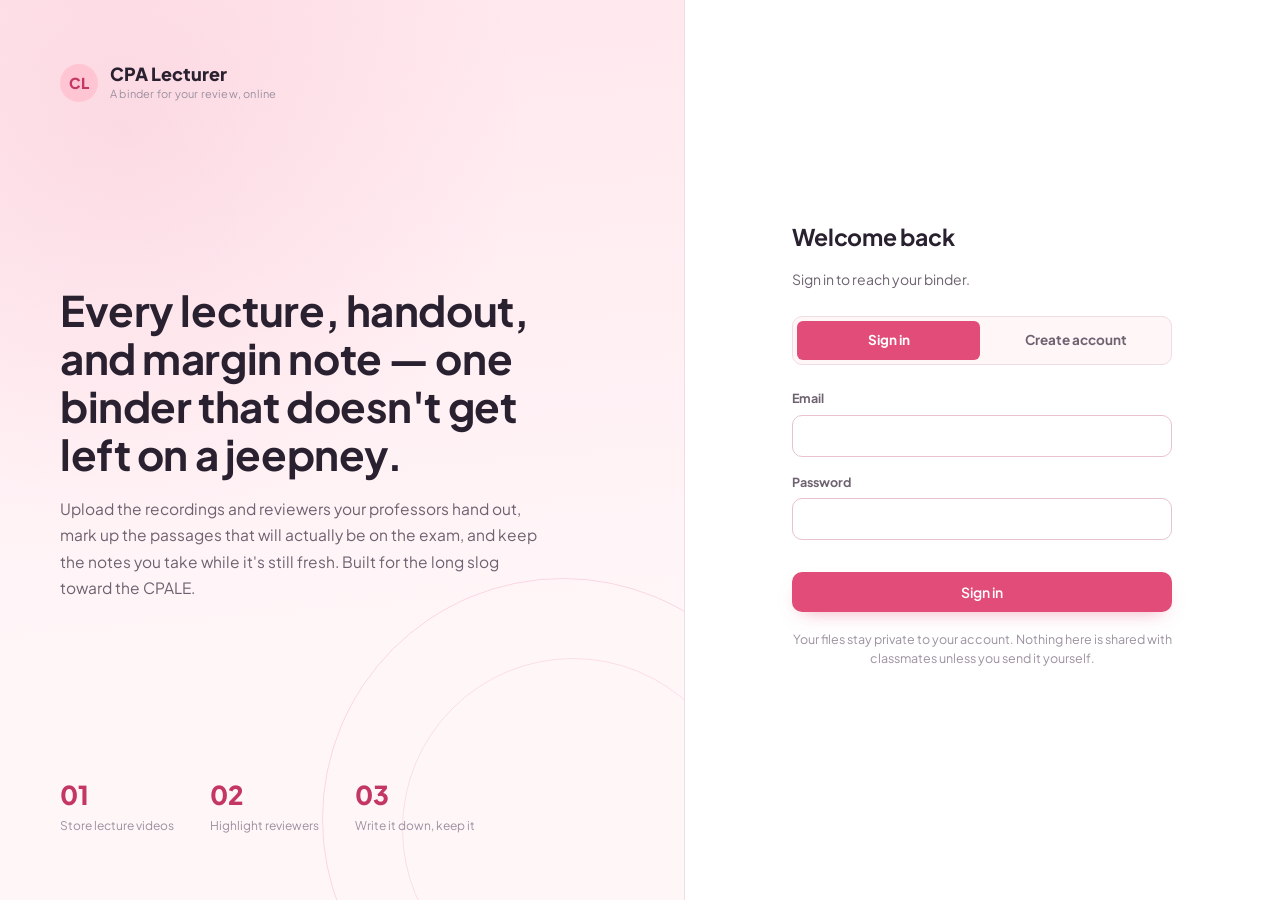
<file: index.html>
<!DOCTYPE html>
<html lang="en">
<head>
<meta charset="UTF-8" />
<meta name="viewport" content="width=device-width, initial-scale=1.0" />
<title>CPA Lecturer — Your review materials, organized</title>
<meta name="description" content="Keep every lecture video, handout, and note from your CPA review in one binder." />
<link rel="stylesheet" href="css/styles.css" />
</head>
<body>

<div class="auth-page">

  <section class="auth-hero">
    <div class="hero-brand">
      <div class="brand-mark" style="width:38px;height:38px;font-size:15px;">CL</div>
      <div>
        <div class="brand-name" style="font-size:18px;">CPA Lecturer</div>
        <div class="brand-sub">A binder for your review, online</div>
      </div>
    </div>

    <div class="hero-copy">
      <h1>Every lecture, handout, and margin note — one binder that doesn't get left on a jeepney.</h1>
      <p>Upload the recordings and reviewers your professors hand out, mark up the passages that will actually be on the exam, and keep the notes you take while it's still fresh. Built for the long slog toward the CPALE.</p>
    </div>

    <div class="hero-stats">
      <div><span class="num">01</span><span class="lbl">Store lecture videos</span></div>
      <div><span class="num">02</span><span class="lbl">Highlight reviewers</span></div>
      <div><span class="num">03</span><span class="lbl">Write it down, keep it</span></div>
    </div>
  </section>

  <section class="auth-panel">
    <div class="auth-card">
      <h2 id="auth-heading">Welcome back</h2>
      <p class="lede" id="auth-lede">Sign in to reach your binder.</p>

      <div class="auth-tabs">
        <div class="auth-tab active" data-tab="login">Sign in</div>
        <div class="auth-tab" data-tab="signup">Create account</div>
      </div>

      <form class="auth-form active" id="login-form" novalidate>
        <div class="field">
          <label for="login-email">Email</label>
          <input type="email" id="login-email" autocomplete="email" required />
        </div>
        <div class="field">
          <label for="login-password">Password</label>
          <input type="password" id="login-password" autocomplete="current-password" required />
        </div>
        <div class="field-error" id="login-error"></div>
        <button type="submit" class="btn btn-primary" style="width:100%;" id="login-submit">Sign in</button>
      </form>

      <form class="auth-form" id="signup-form" novalidate>
        <div class="field">
          <label for="signup-name">Full name</label>
          <input type="text" id="signup-name" autocomplete="name" required />
        </div>
        <div class="field">
          <label for="signup-email">Email</label>
          <input type="email" id="signup-email" autocomplete="email" required />
        </div>
        <div class="field">
          <label for="signup-password">Password</label>
          <input type="password" id="signup-password" autocomplete="new-password" minlength="6" required />
        </div>
        <div class="field-error" id="signup-error"></div>
        <button type="submit" class="btn btn-primary" style="width:100%;" id="signup-submit">Create account</button>
      </form>

      <p class="auth-foot-note">Your files stay private to your account. Nothing here is shared with classmates unless you send it yourself.</p>
    </div>
  </section>

</div>

<div id="toast-region"></div>

<script type="module" src="js/auth.js"></script>
</body>
</html>
</file>
<file: css/styles.css>
/* =========================================================
   CPA Lecturer — design tokens
   A clean, paper-bright binder. One warm blush pink
   (#FFC5D3) carries the brand; everything else stays quiet
   ink and soft neutrals so the pink has room to mean
   something instead of being everywhere at once.
   ========================================================= */

@import url('https://fonts.googleapis.com/css2?family=Plus+Jakarta+Sans:wght@400;500;600;700;800&family=IBM+Plex+Mono:wght@400;500&display=swap');

:root {
  /* --- brand pink, in five steps --- */
  --pink-tint:    #FFF6F8;   /* page wash */
  --pink-soft:    #FFE7ED;   /* sidebar / quiet fills */
  --pink:         #FFC5D3;   /* the brand color itself */
  --pink-mid:     #F2769B;   /* links, secondary emphasis */
  --pink-strong:  #E14C79;   /* primary buttons, active states */
  --pink-press:   #C43764;   /* hover/press on primary */

  /* --- neutrals --- */
  --ink:          #2A2130;
  --ink-dim:      #6E6270;
  --ink-faint:    #9C90A0;
  --paper:        #FFFFFF;
  --line:         #F1DCE3;
  --line-strong:  #E7C3D0;

  --sage:         #4E9273;
  --brick:        #C43764;

  /* --- highlighter colors (document annotation) --- */
  --hl-amber: #F4C46B;
  --hl-mint:  #8FCBA6;
  --hl-sky:   #85B7DE;
  --hl-brick: #F0949E;

  /* --- reading surface for plain-text documents --- */
  --doc-paper:    #FFFDF9;
  --doc-line:     #ECE3D6;
  --doc-ink:      #2E2A22;

  /* --- type --- */
  --font-display: 'Plus Jakarta Sans', -apple-system, BlinkMacSystemFont, 'Segoe UI', sans-serif;
  --font-ui:      'Plus Jakarta Sans', -apple-system, BlinkMacSystemFont, 'Segoe UI', sans-serif;
  --font-mono:    'IBM Plex Mono', 'SFMono-Regular', Consolas, monospace;

  /* --- geometry --- */
  --radius-s: 6px;
  --radius-m: 10px;
  --radius-l: 16px;
  --sidebar-w: 252px;
  --shadow-card: 0 1px 2px rgba(200, 90, 130, 0.06), 0 10px 24px -16px rgba(200, 90, 130, 0.22);
  --shadow-pop:  0 24px 60px -20px rgba(70, 30, 50, 0.28);
}

* { box-sizing: border-box; }

html, body {
  margin: 0;
  padding: 0;
  background: var(--pink-tint);
  color: var(--ink);
  font-family: var(--font-ui);
  font-size: 15px;
  line-height: 1.55;
  -webkit-font-smoothing: antialiased;
}

h1, h2, h3, h4 {
  font-family: var(--font-display);
  font-weight: 700;
  color: var(--ink);
  margin: 0;
  letter-spacing: -0.01em;
}

a { color: inherit; }
button { font-family: var(--font-ui); }

::selection { background: var(--pink); color: var(--ink); }

:focus-visible {
  outline: 2px solid var(--pink-strong);
  outline-offset: 2px;
}

.visually-hidden {
  position: absolute;
  width: 1px; height: 1px;
  overflow: hidden;
  clip: rect(0,0,0,0);
}

/* =========================================================
   Buttons
   ========================================================= */
.btn {
  display: inline-flex;
  align-items: center;
  justify-content: center;
  gap: 8px;
  border-radius: var(--radius-m);
  border: 1px solid transparent;
  padding: 10px 18px;
  font-size: 14px;
  font-weight: 600;
  cursor: pointer;
  transition: background-color 0.15s ease, border-color 0.15s ease, transform 0.05s ease, box-shadow 0.15s ease;
  white-space: nowrap;
}
.btn:active { transform: translateY(1px); }

.btn-primary {
  background: var(--pink-strong);
  color: #FFFFFF;
  box-shadow: 0 8px 20px -10px rgba(225, 76, 121, 0.55);
}
.btn-primary:hover { background: var(--pink-press); }

.btn-secondary {
  background: var(--paper);
  border-color: var(--line-strong);
  color: var(--ink);
}
.btn-secondary:hover { border-color: var(--pink-strong); color: var(--pink-press); }

.btn-ghost {
  background: transparent;
  color: var(--ink-dim);
  padding: 8px 10px;
}
.btn-ghost:hover { color: var(--ink); background: var(--pink-soft); }

.btn-danger {
  background: transparent;
  border-color: #F0C7D2;
  color: var(--brick);
}
.btn-danger:hover { background: rgba(196, 55, 100, 0.08); }

.btn-sm { padding: 6px 12px; font-size: 13px; }
.btn:disabled { opacity: 0.5; cursor: not-allowed; box-shadow: none; }

.icon-btn {
  width: 32px; height: 32px;
  display: inline-flex; align-items: center; justify-content: center;
  border-radius: var(--radius-s);
  background: transparent;
  border: 1px solid transparent;
  color: var(--ink-dim);
  cursor: pointer;
}
.icon-btn:hover { background: var(--pink-soft); color: var(--pink-press); }

/* =========================================================
   Form controls
   ========================================================= */
.field { display: flex; flex-direction: column; gap: 6px; margin-bottom: 16px; }
.field label {
  font-size: 12.5px;
  font-weight: 700;
  color: var(--ink-dim);
}
input[type="text"], input[type="email"], input[type="password"], input[type="search"],
textarea, select {
  background: var(--paper);
  border: 1.5px solid var(--line-strong);
  border-radius: var(--radius-m);
  color: var(--ink);
  padding: 11px 13px;
  font-size: 14.5px;
  font-family: var(--font-ui);
  width: 100%;
}
input::placeholder, textarea::placeholder { color: var(--ink-faint); }
input:focus, textarea:focus, select:focus {
  border-color: var(--pink-strong);
}
textarea { resize: vertical; min-height: 90px; }

.field-error {
  font-size: 12.5px;
  color: var(--brick);
  min-height: 16px;
}

/* =========================================================
   App shell
   ========================================================= */
.app-shell { display: flex; min-height: 100vh; }

.sidebar {
  width: var(--sidebar-w);
  flex-shrink: 0;
  background: var(--paper);
  border-right: 1px solid var(--line);
  position: fixed;
  top: 0; bottom: 0; left: 0;
  display: flex;
  flex-direction: column;
  padding: 22px 0 18px;
}

/* punched-hole binder motif along the spine */
.sidebar::before {
  content: "";
  position: absolute;
  left: 14px; top: 0; bottom: 0;
  width: 6px;
  background-image: radial-gradient(circle, var(--line-strong) 2.4px, transparent 2.5px);
  background-size: 6px 34px;
  background-repeat: repeat-y;
  background-position: 0 26px;
  opacity: 0.7;
}

.brand {
  display: flex;
  align-items: center;
  gap: 11px;
  padding: 0 22px 22px 34px;
  border-bottom: 1px solid var(--line);
  margin-bottom: 14px;
}
.brand-mark {
  width: 34px; height: 34px;
  border-radius: 50%;
  background: var(--pink);
  color: var(--pink-press);
  display: flex; align-items: center; justify-content: center;
  font-family: var(--font-display);
  font-weight: 800;
  font-size: 14px;
  flex-shrink: 0;
}
.brand-name {
  font-family: var(--font-display);
  font-size: 17px;
  font-weight: 800;
  color: var(--ink);
  line-height: 1.15;
}
.brand-sub {
  font-size: 11px;
  color: var(--ink-faint);
  letter-spacing: 0.2px;
}

.nav { display: flex; flex-direction: column; gap: 2px; padding: 0 12px; }
.nav-item {
  display: flex;
  align-items: center;
  gap: 12px;
  padding: 11px 14px 11px 20px;
  border-radius: var(--radius-m);
  color: var(--ink-dim);
  font-size: 14px;
  font-weight: 600;
  cursor: pointer;
  border-left: 2px solid transparent;
  transition: background 0.12s ease, color 0.12s ease;
}
.nav-item svg { flex-shrink: 0; opacity: 0.85; }
.nav-item:hover { background: var(--pink-tint); color: var(--ink); }
.nav-item.active {
  background: var(--pink-soft);
  color: var(--pink-press);
  border-left-color: var(--pink-strong);
}

.nav-footer {
  margin-top: auto;
  padding: 14px 20px 0;
  border-top: 1px solid var(--line);
}
.user-chip { display: flex; align-items: center; gap: 10px; margin-bottom: 12px; }
.user-avatar {
  width: 30px; height: 30px; border-radius: 50%;
  background: var(--pink);
  color: var(--pink-press);
  display: flex; align-items: center; justify-content: center;
  font-size: 12.5px; font-weight: 800;
}
.user-email { font-size: 12.5px; color: var(--ink-dim); overflow: hidden; text-overflow: ellipsis; white-space: nowrap; max-width: 150px; }

.main {
  margin-left: var(--sidebar-w);
  flex: 1;
  min-width: 0;
  padding: 34px 44px 64px;
}

.topline {
  display: flex;
  align-items: baseline;
  justify-content: space-between;
  margin-bottom: 26px;
  gap: 20px;
  flex-wrap: wrap;
}
.topline h1 { font-size: 26px; }
.topline p { color: var(--ink-dim); margin: 6px 0 0; font-size: 14px; }

.view { display: none; }
.view.active { display: block; }

/* =========================================================
   Cards & grids
   ========================================================= */
.grid {
  display: grid;
  grid-template-columns: repeat(auto-fill, minmax(268px, 1fr));
  gap: 18px;
}

.card {
  background: var(--paper);
  border: 1px solid var(--line);
  border-radius: var(--radius-l);
  box-shadow: var(--shadow-card);
  overflow: hidden;
  display: flex;
  flex-direction: column;
  transition: box-shadow 0.15s ease, border-color 0.15s ease;
}
.card:hover { border-color: var(--line-strong); }

.card-media {
  aspect-ratio: 16/10;
  background: linear-gradient(155deg, var(--pink-soft), var(--pink-tint));
  display: flex; align-items: center; justify-content: center;
  color: var(--pink-mid);
  position: relative;
  cursor: pointer;
}
.card-media svg { width: 34px; height: 34px; opacity: 0.7; }
.card-media .play-ring {
  width: 52px; height: 52px;
  border-radius: 50%;
  background: rgba(255,255,255,0.75);
  border: 1.5px solid rgba(225, 76, 121, 0.25);
  display: flex; align-items: center; justify-content: center;
  transition: border-color 0.15s ease, transform 0.15s ease, background 0.15s ease;
}
.card-media:hover .play-ring { border-color: var(--pink-strong); transform: scale(1.06); background: #fff; }
.card-media:hover svg { opacity: 1; color: var(--pink-press); }

.card-body { padding: 14px 16px 16px; display: flex; flex-direction: column; gap: 8px; flex: 1; }

.card-title-row { display: flex; align-items: flex-start; gap: 8px; }
.card-title {
  font-family: var(--font-display);
  font-size: 15.5px;
  font-weight: 700;
  flex: 1;
  min-width: 0;
}
.card-title-input {
  font-family: var(--font-display);
  font-size: 15.5px;
  font-weight: 700;
  background: var(--pink-tint);
  border: 1.5px solid var(--pink-strong);
  border-radius: var(--radius-s);
  color: var(--ink);
  padding: 3px 6px;
  width: 100%;
}

.card-meta {
  display: flex;
  align-items: center;
  gap: 8px;
  font-size: 12px;
  color: var(--ink-faint);
  font-family: var(--font-mono);
}
.card-meta .dot { opacity: 0.5; }

.card-tags { display: flex; gap: 6px; flex-wrap: wrap; }
.tag {
  font-size: 11px;
  font-weight: 700;
  padding: 3px 8px;
  border-radius: 20px;
  background: var(--pink-soft);
  color: var(--pink-press);
  border: 1px solid var(--pink);
}

.card-actions {
  margin-top: auto;
  display: flex;
  gap: 6px;
  padding-top: 10px;
  border-top: 1px solid var(--line);
}

/* =========================================================
   Empty state
   ========================================================= */
.empty-state {
  border: 1.5px dashed var(--line-strong);
  border-radius: var(--radius-l);
  padding: 54px 30px;
  text-align: center;
  color: var(--ink-dim);
  background: var(--paper);
}
.empty-state h3 { font-size: 17px; margin-bottom: 8px; color: var(--ink); }
.empty-state p { max-width: 380px; margin: 0 auto 18px; font-size: 13.5px; }

/* =========================================================
   Upload dropzone
   ========================================================= */
.dropzone {
  border: 1.5px dashed var(--line-strong);
  border-radius: var(--radius-l);
  padding: 30px;
  text-align: center;
  cursor: pointer;
  transition: border-color 0.15s ease, background 0.15s ease;
  margin-bottom: 18px;
  color: var(--ink-dim);
}
.dropzone:hover, .dropzone.drag-over { border-color: var(--pink-strong); background: var(--pink-tint); }
.dropzone svg { opacity: 0.8; margin-bottom: 8px; color: var(--pink-mid); }
.dropzone .hint { font-size: 12.5px; color: var(--ink-faint); margin-top: 4px; }

.upload-row {
  display: flex;
  align-items: center;
  gap: 12px;
  background: var(--pink-tint);
  border: 1px solid var(--line);
  border-radius: var(--radius-m);
  padding: 10px 14px;
  margin-bottom: 10px;
  font-size: 13.5px;
}
.upload-row .name { flex: 1; min-width: 0; overflow: hidden; text-overflow: ellipsis; white-space: nowrap; }
.progress-track {
  height: 5px; width: 100%;
  background: var(--line);
  border-radius: 3px;
  overflow: hidden;
  margin-top: 6px;
}
.progress-fill { height: 100%; background: var(--pink-strong); width: 0%; transition: width 0.2s ease; }

/* =========================================================
   Modal
   ========================================================= */
.modal-overlay {
  position: fixed; inset: 0;
  background: rgba(60, 30, 45, 0.35);
  backdrop-filter: blur(2px);
  display: flex; align-items: center; justify-content: center;
  z-index: 100;
  padding: 24px;
}
.modal {
  background: var(--paper);
  border: 1px solid var(--line);
  border-radius: var(--radius-l);
  box-shadow: var(--shadow-pop);
  width: 100%;
  max-width: 480px;
  padding: 26px 28px 28px;
}
.modal.modal-wide { max-width: 960px; }
.modal-header { display: flex; align-items: center; justify-content: space-between; margin-bottom: 18px; }
.modal-header h2 { font-size: 19px; }

/* =========================================================
   Toasts
   ========================================================= */
#toast-region {
  position: fixed; bottom: 22px; right: 22px;
  display: flex; flex-direction: column; gap: 10px;
  z-index: 200;
}
.toast {
  background: var(--paper);
  border: 1px solid var(--line-strong);
  border-left: 3px solid var(--pink-strong);
  border-radius: var(--radius-m);
  padding: 12px 16px;
  font-size: 13.5px;
  color: var(--ink);
  box-shadow: var(--shadow-card);
  max-width: 320px;
  animation: toast-in 0.18s ease;
}
.toast.error { border-left-color: var(--brick); }
.toast.success { border-left-color: var(--sage); }
@keyframes toast-in { from { opacity: 0; transform: translateY(6px);} to { opacity: 1; transform: translateY(0);} }

/* =========================================================
   Video player modal
   ========================================================= */
.player-wrap { background: #000; border-radius: var(--radius-m); overflow: hidden; }
.player-wrap video { width: 100%; display: block; max-height: 70vh; }

/* =========================================================
   Document viewer
   ========================================================= */
.viewer-shell { display: flex; gap: 0; height: 76vh; border: 1px solid var(--line); border-radius: var(--radius-l); overflow: hidden; }
.viewer-toolbar {
  width: 210px; flex-shrink: 0;
  background: var(--pink-tint);
  border-right: 1px solid var(--line);
  padding: 16px 14px;
  overflow-y: auto;
}
.viewer-toolbar h4 { font-size: 12px; text-transform: none; color: var(--ink-faint); margin-bottom: 10px; letter-spacing: 0.2px; font-weight: 700; }
.hl-swatches { display: flex; gap: 8px; margin-bottom: 18px; }
.hl-swatch {
  width: 26px; height: 26px; border-radius: 50%;
  cursor: pointer; border: 2px solid transparent;
  transition: border-color 0.1s ease, transform 0.1s ease;
  box-shadow: 0 1px 3px rgba(0,0,0,0.12);
}
.hl-swatch.active { border-color: var(--ink); transform: scale(1.08); }
.hl-swatch[data-color="amber"] { background: var(--hl-amber); }
.hl-swatch[data-color="mint"]  { background: var(--hl-mint); }
.hl-swatch[data-color="sky"]   { background: var(--hl-sky); }
.hl-swatch[data-color="brick"] { background: var(--hl-brick); }

.hl-list { display: flex; flex-direction: column; gap: 8px; }
.hl-item {
  background: var(--paper);
  border: 1px solid var(--line);
  border-left: 3px solid var(--hl-amber);
  border-radius: var(--radius-s);
  padding: 8px 10px;
  font-size: 12.5px;
  cursor: pointer;
  color: var(--ink-dim);
}
.hl-item:hover { color: var(--ink); border-color: var(--line-strong); }
.hl-item .hl-quote { display: block; margin-bottom: 3px; color: var(--ink); }
.hl-item .hl-page { font-family: var(--font-mono); font-size: 11px; color: var(--ink-faint); }

.viewer-page-area {
  flex: 1;
  background: var(--doc-paper);
  overflow: auto;
  padding: 26px;
  position: relative;
}
.viewer-page-area .pdf-page {
  position: relative;
  margin: 0 auto 20px;
  box-shadow: 0 2px 14px rgba(60,30,45,0.14);
  background: white;
}
.viewer-page-area .text-doc {
  max-width: 680px;
  margin: 0 auto;
  color: var(--doc-ink);
  font-family: var(--font-display);
  font-size: 16px;
  line-height: 1.75;
  white-space: pre-wrap;
  padding: 10px 4px 40px;
}
mark.user-hl {
  background: var(--hl-amber);
  border-radius: 2px;
  padding: 1px 0;
  cursor: pointer;
}
mark.user-hl[data-color="mint"]  { background: var(--hl-mint); }
mark.user-hl[data-color="sky"]   { background: var(--hl-sky); }
mark.user-hl[data-color="brick"] { background: var(--hl-brick); }

.hl-overlay-rect { position: absolute; mix-blend-mode: multiply; cursor: pointer; border-radius: 1px; }

.selection-popover {
  position: absolute;
  background: var(--paper);
  border: 1px solid var(--line-strong);
  border-radius: var(--radius-m);
  box-shadow: var(--shadow-pop);
  padding: 7px;
  display: flex; gap: 5px;
  z-index: 50;
}
.selection-popover .hl-swatch { width: 22px; height: 22px; }

/* =========================================================
   Notes / editor
   ========================================================= */
.notes-layout { display: grid; grid-template-columns: 300px 1fr; gap: 22px; align-items: flex-start; }
.notes-list { display: flex; flex-direction: column; gap: 8px; max-height: 74vh; overflow-y: auto; padding-right: 4px; }
.note-item {
  background: var(--paper);
  border: 1px solid var(--line);
  border-radius: var(--radius-m);
  padding: 12px 14px;
  cursor: pointer;
}
.note-item:hover { border-color: var(--line-strong); }
.note-item.active { border-color: var(--pink-strong); background: var(--pink-tint); }
.note-item h4 { font-size: 14px; margin-bottom: 4px; }
.note-item .snippet { font-size: 12px; color: var(--ink-faint); overflow: hidden; text-overflow: ellipsis; white-space: nowrap; }
.note-item .date { font-family: var(--font-mono); font-size: 10.5px; color: var(--ink-faint); margin-top: 6px; display: block; }

.editor-panel {
  background: var(--paper);
  border: 1px solid var(--line);
  border-radius: var(--radius-l);
  padding: 18px 20px 20px;
}
.editor-title-input {
  font-family: var(--font-display);
  font-size: 21px;
  font-weight: 700;
  background: transparent;
  border: none;
  color: var(--ink);
  width: 100%;
  margin-bottom: 10px;
  padding: 4px 2px;
}
.editor-title-input:focus { outline: none; border-bottom: 1.5px solid var(--pink-strong); }

#quill-editor { background: var(--doc-paper); color: var(--doc-ink); border-radius: var(--radius-m); min-height: 360px; }
.ql-toolbar.ql-snow { border-color: var(--line) !important; border-radius: var(--radius-m) var(--radius-m) 0 0; background: var(--pink-tint); }
.ql-container.ql-snow { border-color: var(--line) !important; border-radius: 0 0 var(--radius-m) var(--radius-m); font-family: var(--font-display); font-size: 15.5px; }
.ql-snow .ql-stroke { stroke: var(--ink-dim); }
.ql-snow .ql-fill { fill: var(--ink-dim); }
.ql-snow .ql-picker { color: var(--ink-dim); }

.editor-footer { display: flex; justify-content: space-between; align-items: center; margin-top: 14px; }
.save-status { font-size: 12px; color: var(--ink-faint); font-family: var(--font-mono); }

/* =========================================================
   Notes — mode tabs, save bar, read view
   ========================================================= */
.editor-mode-bar {
  display: flex;
  align-items: center;
  justify-content: space-between;
  gap: 12px;
  margin-bottom: 12px;
}
.mode-tabs {
  display: inline-flex;
  background: var(--ink-deep);
  border: 1px solid var(--hairline-soft);
  border-radius: var(--radius-m);
  padding: 3px;
}
.mode-tab {
  border: none;
  background: transparent;
  color: var(--text-dim);
  font-size: 13px;
  font-weight: 600;
  padding: 6px 14px;
  border-radius: var(--radius-s);
  cursor: pointer;
}
.mode-tab:hover { color: var(--text); }
.mode-tab.active {
  background: var(--brass);
  color: var(--brass-ink);
}

.save-status.saving { color: var(--brass-strong); }
.save-status.saved  { color: var(--sage); }
.save-status.error  { color: var(--brick-strong); }

.note-rendered {
  background: var(--paper);
  color: var(--paper-ink);
  border-radius: var(--radius-m);
  padding: 26px 30px;
  min-height: 360px;
  font-family: var(--font-display);
  font-size: 16px;
  line-height: 1.7;
  overflow-wrap: anywhere;
}
.note-rendered h2 { font-size: 22px; margin: 18px 0 8px; }
.note-rendered h3 { font-size: 18px; margin: 16px 0 6px; }
.note-rendered p  { margin: 0 0 12px; }
.note-rendered ul, .note-rendered ol { margin: 0 0 12px 22px; }
.note-rendered blockquote {
  border-left: 3px solid var(--brass);
  padding-left: 12px;
  margin: 0 0 12px;
  color: #574c33;
  font-style: italic;
}
.note-rendered pre, .note-rendered code {
  font-family: var(--font-mono);
  font-size: 14px;
  background: rgba(36,31,20,0.07);
  border-radius: var(--radius-s);
}
.note-rendered pre { padding: 12px 14px; overflow-x: auto; }
.note-rendered code { padding: 1px 5px; }

/* =========================================================
   Auth / landing page
   ========================================================= */
.auth-page {
  min-height: 100vh;
  display: grid;
  grid-template-columns: 1.15fr 1fr;
}
.auth-hero {
  background:
    radial-gradient(circle at 18% 14%, rgba(225,76,121,0.10), transparent 42%),
    linear-gradient(175deg, var(--pink-soft), var(--pink-tint) 70%);
  padding: 64px 60px;
  display: flex;
  flex-direction: column;
  justify-content: space-between;
  position: relative;
  overflow: hidden;
  border-right: 1px solid var(--line);
}
.auth-hero::after {
  content: "";
  position: absolute;
  right: -120px; bottom: -160px;
  width: 480px; height: 480px;
  border-radius: 50%;
  border: 1px solid rgba(225,76,121,0.18);
}
.auth-hero::before {
  content: "";
  position: absolute;
  right: -60px; bottom: -100px;
  width: 340px; height: 340px;
  border-radius: 50%;
  border: 1px solid rgba(225,76,121,0.14);
}
.hero-brand { display: flex; align-items: center; gap: 12px; position: relative; z-index: 1; }
.hero-copy { max-width: 480px; position: relative; z-index: 1; }
.hero-copy h1 {
  font-size: 42px;
  line-height: 1.14;
  margin: 26px 0 18px;
}
.hero-copy p { color: var(--ink-dim); font-size: 15.5px; line-height: 1.7; }
.hero-stats { display: flex; gap: 36px; position: relative; z-index: 1; }
.hero-stats div { display: flex; flex-direction: column; }
.hero-stats .num { font-family: var(--font-display); font-size: 26px; color: var(--pink-press); font-weight: 800; }
.hero-stats .lbl { font-size: 12px; color: var(--ink-faint); margin-top: 2px; }

.auth-panel {
  display: flex;
  align-items: center;
  justify-content: center;
  padding: 40px;
  background: var(--paper);
}
.auth-card { width: 100%; max-width: 380px; }
.auth-card h2 { font-size: 23px; margin-bottom: 6px; }
.auth-card .lede { color: var(--ink-dim); font-size: 14px; margin-bottom: 26px; }

.auth-tabs { display: flex; gap: 4px; margin-bottom: 24px; background: var(--pink-tint); border-radius: var(--radius-m); padding: 4px; border: 1px solid var(--line); }
.auth-tab {
  flex: 1; text-align: center; padding: 9px 0;
  border-radius: var(--radius-s);
  font-size: 13.5px; font-weight: 700;
  color: var(--ink-dim); cursor: pointer;
}
.auth-tab.active { background: var(--pink-strong); color: #fff; }

.auth-form { display: none; }
.auth-form.active { display: block; }

.auth-foot-note { font-size: 12.5px; color: var(--ink-faint); margin-top: 18px; text-align: center; }

@media (max-width: 920px) {
  .auth-page { grid-template-columns: 1fr; }
  .auth-hero { display: none; }
}

@media (max-width: 880px) {
  .sidebar { display: none; }
  .main { margin-left: 0; padding: 22px; }
  .notes-layout { grid-template-columns: 1fr; }
}

@media (prefers-reduced-motion: reduce) {
  * { animation: none !important; transition: none !important; }
}
</file>
